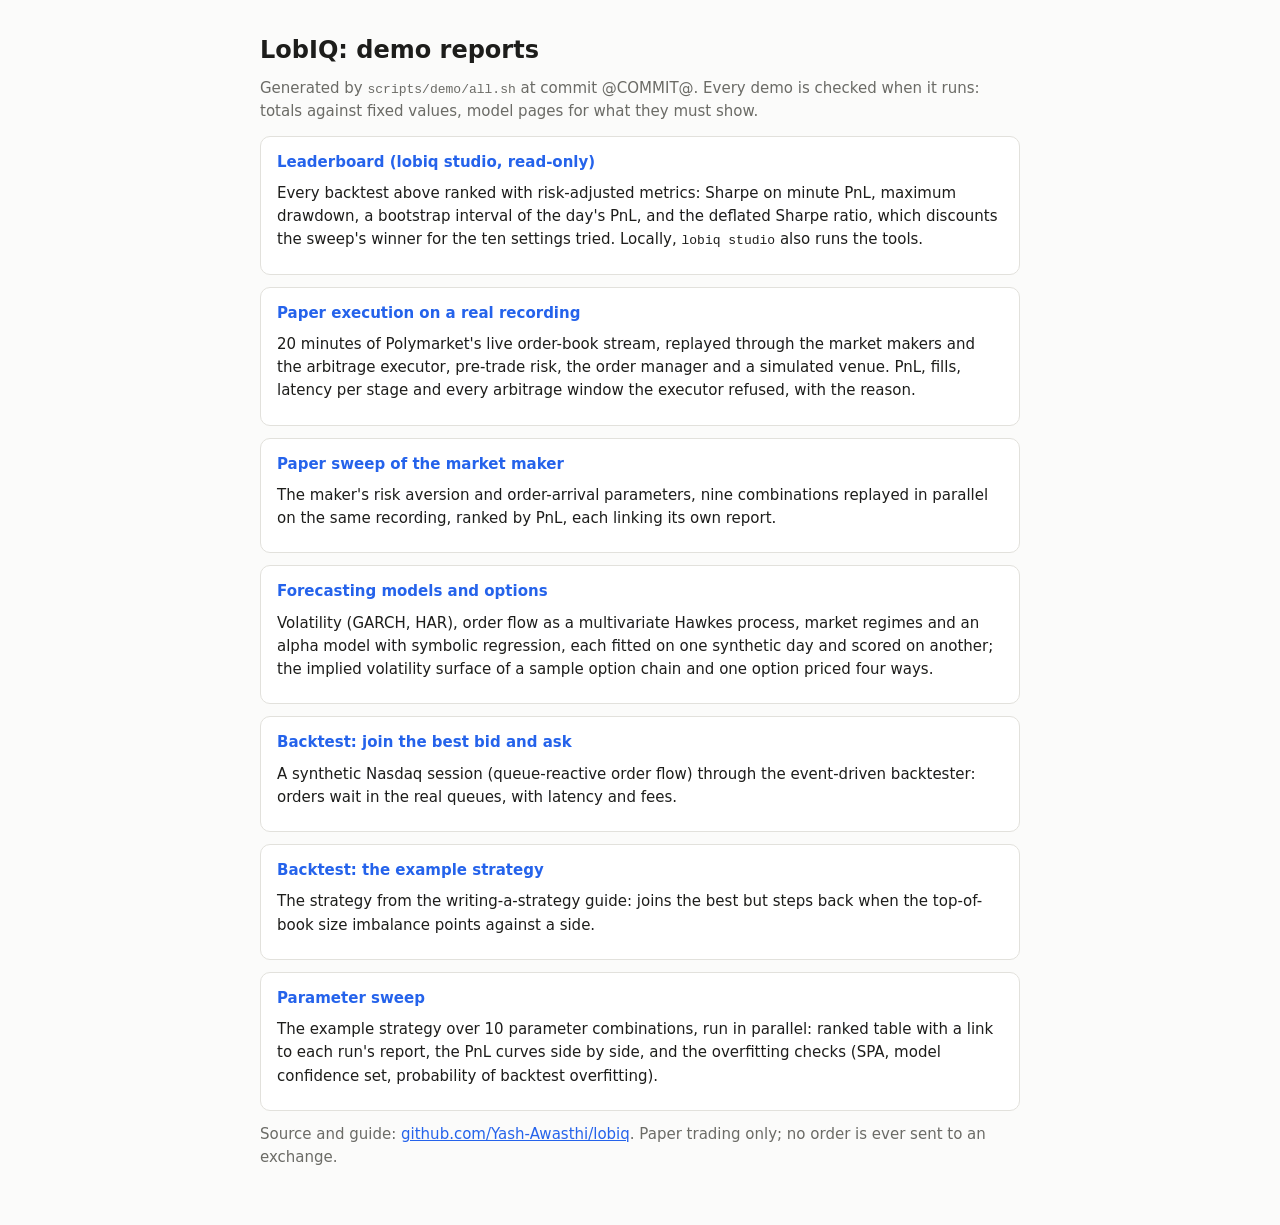
<file: scripts/demo/index.html>
<!doctype html>
<html lang="en">
<head>
<meta charset="utf-8">
<meta name="viewport" content="width=device-width,initial-scale=1">
<title>LobIQ demo reports</title>
<style>
:root{--bg:#fbfbfa;--fg:#1d1d1b;--muted:#6b6b66;--line:#e2e1dc;--card:#fff;--link:#2563eb}
@media(prefers-color-scheme:dark){:root{--bg:#141413;--fg:#ecebe6;--muted:#9c9b95;--line:#2e2e2b;--card:#1d1d1b;--link:#60a5fa}}
body{margin:0;background:var(--bg);color:var(--fg);font:15px/1.55 system-ui,sans-serif}
main{max-width:760px;margin:0 auto;padding:32px 16px 48px}h1{font-size:24px;margin:0 0 4px}
p{margin:8px 0}.muted{color:var(--muted)}a{color:var(--link)}
.card{display:block;background:var(--card);border:1px solid var(--line);border-radius:10px;padding:14px 16px;margin:12px 0;text-decoration:none;color:inherit}
.card b{color:var(--link)}code{font-size:13px}
</style>
</head>
<body>
<main>
<h1>LobIQ: demo reports</h1>
<p class="muted">Generated by <code>scripts/demo/all.sh</code> at commit @COMMIT@. Every demo is checked when it runs: totals against fixed values, model pages for what they must show.</p>

<a class="card" href="studio/index.html"><b>Leaderboard (lobiq studio, read-only)</b>
<p>Every backtest above ranked with risk-adjusted metrics: Sharpe on minute PnL, maximum drawdown,
a bootstrap interval of the day's PnL, and the deflated Sharpe ratio, which discounts the sweep's
winner for the ten settings tried. Locally, <code>lobiq studio</code> also runs the tools.</p></a>

<a class="card" href="paper/report.html"><b>Paper execution on a real recording</b>
<p>20 minutes of Polymarket's live order-book stream, replayed through the market makers and the
arbitrage executor, pre-trade risk, the order manager and a simulated venue. PnL, fills, latency
per stage and every arbitrage window the executor refused, with the reason.</p></a>

<a class="card" href="paper-sweep/index.html"><b>Paper sweep of the market maker</b>
<p>The maker's risk aversion and order-arrival parameters, nine combinations replayed in parallel on
the same recording, ranked by PnL, each linking its own report.</p></a>

<a class="card" href="models/index.html"><b>Forecasting models and options</b>
<p>Volatility (GARCH, HAR), order flow as a multivariate Hawkes process, market regimes and an alpha
model with symbolic regression, each fitted on one synthetic day and scored on another; the implied
volatility surface of a sample option chain and one option priced four ways.</p></a>

<a class="card" href="backtest/naive/report.html"><b>Backtest: join the best bid and ask</b>
<p>A synthetic Nasdaq session (queue-reactive order flow) through the event-driven backtester:
orders wait in the real queues, with latency and fees.</p></a>

<a class="card" href="backtest/imbalance/report.html"><b>Backtest: the example strategy</b>
<p>The strategy from the writing-a-strategy guide: joins the best but steps back when the
top-of-book size imbalance points against a side.</p></a>

<a class="card" href="backtest/sweep/index.html"><b>Parameter sweep</b>
<p>The example strategy over 10 parameter combinations, run in parallel: ranked table with a link
to each run's report, the PnL curves side by side, and the overfitting checks (SPA, model
confidence set, probability of backtest overfitting).</p></a>

<p class="muted">Source and guide: <a href="https://github.com/Yash-Awasthi/lobiq">github.com/Yash-Awasthi/lobiq</a>.
Paper trading only; no order is ever sent to an exchange.</p>
</main>
</body>
</html>
</file>
